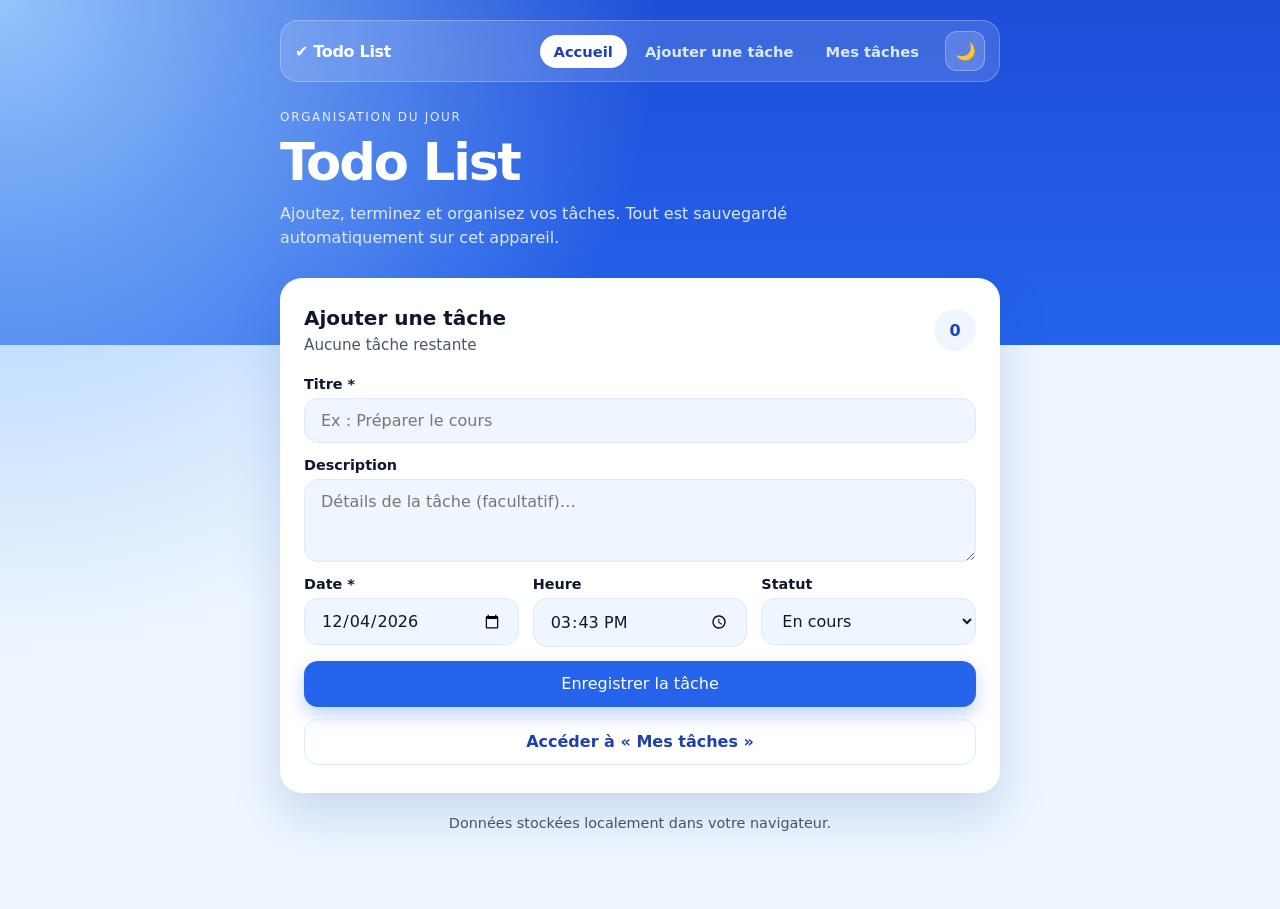
<file: index.html>
<!DOCTYPE html>
<html lang="fr">
  <head>
    <meta charset="UTF-8" />
    <meta name="viewport" content="width=device-width, initial-scale=1.0" />
    <title>Todo List – Accueil</title>
    <meta
      name="description"
      content="Application de liste de tâches moderne, responsive, avec sauvegarde locale."
    />
    <link rel="stylesheet" href="style.css" />
    <script src="script.js" defer></script>
  </head>
  <body data-page="home">
    <div class="page">
      <nav class="topbar" aria-label="Navigation principale">
        <a class="brand" href="index.html">✔ Todo List</a>
        <div class="nav-links">
          <a href="index.html" class="active" aria-current="page">Accueil</a>
          <a href="index.html#ajouter">Ajouter une tâche</a>
          <a href="mes-taches.html">Mes tâches</a>
        </div>
        <button
          type="button"
          class="theme-toggle"
          id="theme-toggle"
          aria-label="Basculer entre mode clair et sombre"
          title="Mode clair / sombre"
        >
          🌙
        </button>
      </nav>

      <header class="hero">
        <p class="eyebrow">Organisation du jour</p>
        <h1>Todo List</h1>
        <p class="subtitle">
          Ajoutez, terminez et organisez vos tâches. Tout est sauvegardé
          automatiquement sur cet appareil.
        </p>
      </header>

      <main class="card" id="ajouter" aria-labelledby="app-title">
        <div class="card-header">
          <div>
            <h2 id="app-title">Ajouter une tâche</h2>
            <p id="remaining" class="remaining" aria-live="polite">
              0 tâche restante
            </p>
          </div>
          <span class="badge" id="total-badge" title="Nombre total de tâches">0</span>
        </div>

        <div id="confirmation" class="alert" role="status" hidden>
          <span>✅ Tâche enregistrée avec succès !</span>
          <a href="mes-taches.html" class="btn btn-small">Voir mes tâches →</a>
        </div>

        <form id="todo-form" class="todo-form" autocomplete="off" novalidate>
          <div class="field">
            <label for="todo-input">Titre *</label>
            <input
              id="todo-input"
              name="title"
              type="text"
              maxlength="120"
              placeholder="Ex : Préparer le cours"
              required
            />
            <small class="error" id="title-error" hidden>Le titre est obligatoire.</small>
          </div>

          <div class="field">
            <label for="todo-description">Description</label>
            <textarea
              id="todo-description"
              name="description"
              rows="3"
              maxlength="500"
              placeholder="Détails de la tâche (facultatif)…"
            ></textarea>
          </div>

          <div class="form-row">
            <div class="field">
              <label for="todo-date">Date *</label>
              <input id="todo-date" name="date" type="date" required />
              <small class="error" id="date-error" hidden>Choisissez une date.</small>
            </div>
            <div class="field">
              <label for="todo-time">Heure</label>
              <input id="todo-time" name="time" type="time" />
            </div>
            <div class="field">
              <label for="todo-status">Statut</label>
              <select id="todo-status" name="status">
                <option value="en-cours">En cours</option>
                <option value="terminee">Terminée</option>
              </select>
            </div>
          </div>

          <button type="submit" class="btn btn-primary">Enregistrer la tâche</button>
        </form>

        <a href="mes-taches.html" class="btn btn-outline btn-block">Accéder à « Mes tâches »</a>
      </main>

      <footer class="footer">
        <p>Données stockées localement dans votre navigateur.</p>
      </footer>
    </div>
  </body>
</html>
</file>
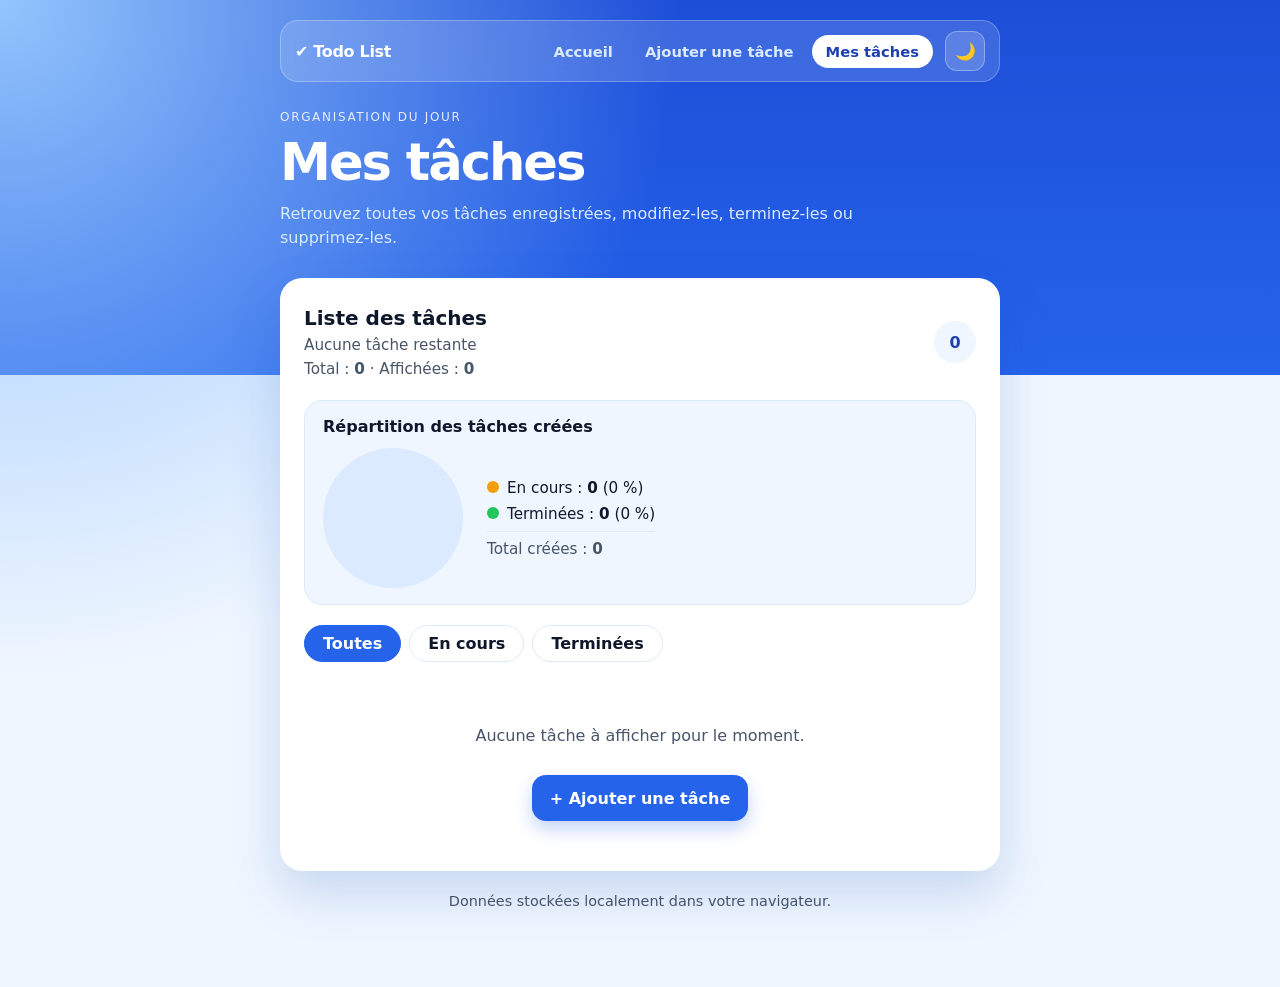
<file: mes-taches.html>
<!DOCTYPE html>
<html lang="fr">
  <head>
    <meta charset="UTF-8" />
    <meta name="viewport" content="width=device-width, initial-scale=1.0" />
    <title>Todo List – Mes tâches</title>
    <meta
      name="description"
      content="Consultez, modifiez, filtrez et supprimez vos tâches enregistrées."
    />
    <link rel="stylesheet" href="style.css" />
    <script src="script.js" defer></script>
  </head>
  <body data-page="tasks">
    <div class="page">
      <nav class="topbar" aria-label="Navigation principale">
        <a class="brand" href="index.html">✔ Todo List</a>
        <div class="nav-links">
          <a href="index.html">Accueil</a>
          <a href="index.html#ajouter">Ajouter une tâche</a>
          <a href="mes-taches.html" class="active" aria-current="page">Mes tâches</a>
        </div>
        <button
          type="button"
          class="theme-toggle"
          id="theme-toggle"
          aria-label="Basculer entre mode clair et sombre"
          title="Mode clair / sombre"
        >
          🌙
        </button>
      </nav>

      <header class="hero">
        <p class="eyebrow">Organisation du jour</p>
        <h1>Mes tâches</h1>
        <p class="subtitle">
          Retrouvez toutes vos tâches enregistrées, modifiez-les, terminez-les
          ou supprimez-les.
        </p>
      </header>

      <main class="card" aria-labelledby="app-title">
        <div class="card-header">
          <div>
            <h2 id="app-title">Liste des tâches</h2>
            <p id="remaining" class="remaining" aria-live="polite">
              0 tâche restante
            </p>
            <p class="remaining">
              Total : <strong id="total-count">0</strong> ·
              Affichées : <strong id="visible-count">0</strong>
            </p>
          </div>
          <span class="badge" id="total-badge" title="Nombre total de tâches">0</span>
        </div>

        <section class="chart-box" aria-labelledby="chart-title">
          <h3 id="chart-title" class="chart-title">Répartition des tâches créées</h3>
          <div class="chart-content">
            <div class="pie empty" id="pie" role="img" aria-label="Diagramme circulaire : aucune tâche"></div>
            <ul class="legend">
              <li><span class="dot dot-progress"></span>En cours : <strong id="count-progress">0</strong> (<span id="pct-progress">0</span> %)</li>
              <li><span class="dot dot-done"></span>Terminées : <strong id="count-done">0</strong> (<span id="pct-done">0</span> %)</li>
              <li class="legend-total">Total créées : <strong id="count-total">0</strong></li>
            </ul>
          </div>
        </section>

        <div class="filters" role="group" aria-label="Filtrer les tâches">
          <button type="button" class="chip active" data-filter="all">Toutes</button>
          <button type="button" class="chip" data-filter="en-cours">En cours</button>
          <button type="button" class="chip" data-filter="terminee">Terminées</button>
        </div>

        <ul id="todo-list" class="todo-list" aria-label="Liste des tâches"></ul>
        <div id="empty-state" class="empty-state" hidden>
          <p>Aucune tâche à afficher pour le moment.</p>
          <a href="index.html#ajouter" class="btn btn-primary">+ Ajouter une tâche</a>
        </div>
      </main>

      <footer class="footer">
        <p>Données stockées localement dans votre navigateur.</p>
      </footer>
    </div>

    <!-- Modification -->
    <dialog id="edit-dialog" class="dialog" aria-labelledby="edit-heading">
      <form id="edit-form" novalidate>
        <h2 id="edit-heading">Modifier la tâche</h2>
        <div class="field">
          <label for="edit-title">Titre *</label>
          <input id="edit-title" type="text" maxlength="120" required />
          <small class="error" id="edit-title-error" hidden>Le titre est obligatoire.</small>
        </div>
        <div class="field">
          <label for="edit-description">Description</label>
          <textarea id="edit-description" rows="3" maxlength="500"></textarea>
        </div>
        <div class="form-row">
          <div class="field">
            <label for="edit-date">Date *</label>
            <input id="edit-date" type="date" required />
            <small class="error" id="edit-date-error" hidden>Choisissez une date.</small>
          </div>
          <div class="field">
            <label for="edit-time">Heure</label>
            <input id="edit-time" type="time" />
          </div>
          <div class="field">
            <label for="edit-status">Statut</label>
            <select id="edit-status">
              <option value="en-cours">En cours</option>
              <option value="terminee">Terminée</option>
            </select>
          </div>
        </div>
        <div class="dialog-actions">
          <button type="button" class="btn btn-outline" id="edit-cancel">Annuler</button>
          <button type="submit" class="btn btn-primary">Enregistrer</button>
        </div>
      </form>
    </dialog>

    <!-- Confirmation de suppression -->
    <dialog id="delete-dialog" class="dialog dialog-small" aria-labelledby="delete-heading">
      <h2 id="delete-heading">Supprimer la tâche ?</h2>
      <p class="remaining">« <span id="delete-name"></span> » sera définitivement supprimée.</p>
      <div class="dialog-actions">
        <button type="button" class="btn btn-outline" id="delete-cancel">Annuler</button>
        <button type="button" class="btn btn-danger" id="delete-confirm">Supprimer</button>
      </div>
    </dialog>
  </body>
</html>
</file>
<file: style.css>
:root {
  --blue-950: #0b1f44;
  --blue-800: #1e40af;
  --blue-600: #2563eb;
  --blue-500: #3b82f6;
  --blue-100: #dbeafe;
  --blue-50: #eff6ff;
  --white: #ffffff;
  --text: #0f172a;
  --muted: #475569;
  --danger: #dc2626;
  --danger-soft: #fee2e2;
  --success: #15803d;
  --success-soft: #dcfce7;
  --warning: #b45309;
  --warning-soft: #fef3c7;
  --shadow: 0 22px 50px rgba(15, 76, 170, 0.18);
  --radius: 22px;

  /* Variables sémantiques (changent selon le thème) */
  --surface: #ffffff;
  --surface-soft: var(--blue-50);
  --border: var(--blue-100);
  --done-text: #64748b;
  --body-bg:
    radial-gradient(circle at top left, #93c5fd 0%, transparent 42%),
    linear-gradient(180deg, #1d4ed8 0%, #2563eb 38%, #eff6ff 38%);
}

:root[data-theme="dark"] {
  --text: #e6edfb;
  --muted: #9db0d3;
  --surface: #0f1b36;
  --surface-soft: #14264a;
  --border: #22396b;
  --done-text: #7b8db3;
  --danger-soft: #3b1418;
  --success: #4ade80;
  --success-soft: #11301f;
  --warning: #fbbf24;
  --warning-soft: #3a2c0c;
  --shadow: 0 22px 50px rgba(0, 0, 0, 0.5);
  --body-bg:
    radial-gradient(circle at top left, #1e3a8a 0%, transparent 42%),
    linear-gradient(180deg, #0b1f44 0%, #13306b 38%, #0a1224 38%);
}

*,
*::before,
*::after {
  box-sizing: border-box;
}

html,
body {
  margin: 0;
  min-height: 100%;
}

html {
  scroll-behavior: smooth;
}

body {
  font-family: "Segoe UI", Inter, system-ui, -apple-system, sans-serif;
  color: var(--text);
  background: var(--body-bg);
  min-height: 100vh;
  transition: color 0.3s ease;
}

a {
  color: inherit;
  text-decoration: none;
}

.page {
  width: min(720px, calc(100% - 32px));
  margin: 0 auto;
  padding: 20px 0 64px;
}

/* ---------- Navigation ---------- */
.topbar {
  display: flex;
  align-items: center;
  gap: 12px;
  flex-wrap: wrap;
  padding: 10px 14px;
  margin-bottom: 28px;
  border-radius: 18px;
  background: rgba(255, 255, 255, 0.14);
  border: 1px solid rgba(255, 255, 255, 0.25);
  backdrop-filter: blur(8px);
  color: var(--white);
}

.brand {
  font-weight: 800;
  letter-spacing: -0.02em;
  margin-right: auto;
}

.nav-links {
  display: flex;
  gap: 4px;
  flex-wrap: wrap;
}

.nav-links a {
  padding: 8px 14px;
  border-radius: 999px;
  font-size: 0.92rem;
  font-weight: 600;
  color: var(--blue-100);
  transition: background 0.2s ease, color 0.2s ease;
}

.nav-links a:hover {
  background: rgba(255, 255, 255, 0.18);
  color: var(--white);
}

.nav-links a.active {
  background: var(--white);
  color: var(--blue-800);
}

.theme-toggle {
  width: 40px;
  height: 40px;
  border-radius: 12px;
  border: 1px solid rgba(255, 255, 255, 0.3);
  background: rgba(255, 255, 255, 0.16);
  font-size: 1.05rem;
  cursor: pointer;
  transition: transform 0.2s ease, background 0.2s ease;
}

.theme-toggle:hover {
  transform: rotate(15deg) scale(1.08);
  background: rgba(255, 255, 255, 0.28);
}

/* ---------- En-tête ---------- */
.hero {
  color: var(--white);
  margin-bottom: 28px;
  animation: slideUp 0.5s ease both;
}

.eyebrow {
  margin: 0 0 8px;
  letter-spacing: 0.14em;
  text-transform: uppercase;
  font-size: 0.75rem;
  opacity: 0.85;
}

.hero h1 {
  margin: 0 0 10px;
  font-size: clamp(2rem, 5vw, 3.2rem);
  letter-spacing: -0.04em;
}

.subtitle {
  margin: 0;
  max-width: 38rem;
  color: var(--blue-100);
  line-height: 1.5;
}

/* ---------- Carte ---------- */
.card {
  background: var(--surface);
  border-radius: var(--radius);
  box-shadow: var(--shadow);
  padding: 28px 24px;
  animation: slideUp 0.6s ease 0.08s both;
  transition: background 0.3s ease;
  scroll-margin-top: 16px;
}

.card-header {
  display: flex;
  align-items: center;
  justify-content: space-between;
  gap: 16px;
  margin-bottom: 22px;
}

.card-header h2 {
  margin: 0;
  font-size: 1.25rem;
}

.remaining {
  margin: 6px 0 0;
  color: var(--muted);
  font-size: 0.95rem;
}

.badge {
  min-width: 42px;
  height: 42px;
  padding: 0 10px;
  border-radius: 999px;
  display: grid;
  place-items: center;
  background: var(--surface-soft);
  color: var(--blue-500);
  font-weight: 700;
}

:root:not([data-theme="dark"]) .badge {
  color: var(--blue-800);
}

/* ---------- Boutons ---------- */
.btn,
.todo-form button {
  font: inherit;
  cursor: pointer;
  border: 0;
}

.btn {
  display: inline-flex;
  align-items: center;
  justify-content: center;
  gap: 6px;
  height: 46px;
  padding: 0 18px;
  border-radius: 14px;
  font-weight: 700;
  transition: transform 0.15s ease, background 0.15s ease, box-shadow 0.2s ease;
}

.btn:hover {
  transform: translateY(-2px);
}

.btn:active {
  transform: translateY(1px);
}

.btn-primary {
  background: var(--blue-600);
  color: var(--white);
  box-shadow: 0 8px 18px rgba(37, 99, 235, 0.28);
}

.btn-primary:hover {
  background: var(--blue-800);
}

.btn-outline {
  background: transparent;
  color: var(--blue-500);
  border: 1.5px solid var(--border);
}

:root:not([data-theme="dark"]) .btn-outline {
  color: var(--blue-800);
}

.btn-outline:hover {
  background: var(--surface-soft);
}

.btn-danger {
  background: var(--danger);
  color: var(--white);
}

.btn-small {
  height: 36px;
  padding: 0 14px;
  font-size: 0.88rem;
  background: var(--blue-600);
  color: var(--white);
}

.btn-block {
  width: 100%;
  margin-top: 12px;
}

/* ---------- Formulaires ---------- */
.todo-form {
  display: flex;
  flex-direction: column;
  gap: 14px;
}

.field {
  display: flex;
  flex-direction: column;
  gap: 6px;
  flex: 1;
  min-width: 0;
}

.field label {
  font-weight: 600;
  font-size: 0.9rem;
}

.form-row {
  display: flex;
  gap: 14px;
}

.todo-form input,
.todo-form textarea,
.todo-form select,
.dialog input,
.dialog textarea,
.dialog select {
  width: 100%;
  min-width: 0;
  border: 1.5px solid var(--border);
  border-radius: 14px;
  padding: 12px 16px;
  font: inherit;
  color: var(--text);
  background: var(--surface-soft);
  transition: border-color 0.2s ease, background 0.2s ease, box-shadow 0.2s ease;
}

textarea {
  resize: vertical;
}

.todo-form input:focus,
.todo-form textarea:focus,
.todo-form select:focus,
.dialog input:focus,
.dialog textarea:focus,
.dialog select:focus {
  outline: 3px solid rgba(37, 99, 235, 0.22);
  border-color: var(--blue-500);
  background: var(--surface);
}

input.invalid {
  border-color: var(--danger) !important;
}

.error {
  color: var(--danger);
  font-size: 0.82rem;
}

.error[hidden],
.alert[hidden],
.empty-state[hidden] {
  display: none;
}

.alert {
  display: flex;
  align-items: center;
  justify-content: space-between;
  gap: 12px;
  flex-wrap: wrap;
  margin-bottom: 18px;
  padding: 12px 16px;
  border-radius: 14px;
  background: var(--success-soft);
  color: var(--success);
  border: 1px solid var(--success);
  font-weight: 600;
  animation: pop 0.35s ease;
}

/* ---------- Diagramme circulaire ---------- */
.chart-box {
  margin-bottom: 20px;
  padding: 16px 18px;
  border: 1px solid var(--border);
  border-radius: 18px;
  background: var(--surface-soft);
}

.chart-title {
  margin: 0 0 12px;
  font-size: 1rem;
}

.chart-content {
  display: flex;
  align-items: center;
  gap: 24px;
  flex-wrap: wrap;
}

.pie {
  --p: 0;
  width: 140px;
  height: 140px;
  flex-shrink: 0;
  border-radius: 50%;
  background: conic-gradient(#f59e0b 0 calc(var(--p) * 1%), #22c55e 0);
  box-shadow: 0 8px 20px rgba(37, 99, 235, 0.18);
  transition: background 0.4s ease;
}

.pie.empty {
  background: var(--border);
  box-shadow: none;
}

.legend {
  list-style: none;
  margin: 0;
  padding: 0;
  display: grid;
  gap: 8px;
  font-size: 0.95rem;
}

.legend .dot {
  display: inline-block;
  width: 12px;
  height: 12px;
  margin-right: 8px;
  border-radius: 50%;
}

.dot-progress { background: #f59e0b; }
.dot-done { background: #22c55e; }

.legend-total {
  padding-top: 8px;
  border-top: 1px solid var(--border);
  color: var(--muted);
}

/* ---------- Filtres ---------- */
.filters {
  display: flex;
  gap: 8px;
  flex-wrap: wrap;
  margin-bottom: 18px;
}

.chip {
  font: inherit;
  font-weight: 600;
  padding: 8px 18px;
  border-radius: 999px;
  border: 1.5px solid var(--border);
  background: var(--surface);
  color: var(--text);
  cursor: pointer;
  transition: all 0.2s ease;
}

.chip:hover {
  border-color: var(--blue-500);
}

.chip.active {
  background: var(--blue-600);
  border-color: var(--blue-600);
  color: var(--white);
}

/* ---------- Liste de tâches ---------- */
.todo-list {
  list-style: none;
  margin: 0;
  padding: 0;
  display: grid;
  gap: 12px;
}

.todo-item {
  display: flex;
  align-items: flex-start;
  gap: 12px;
  padding: 14px 16px;
  border: 1px solid var(--border);
  border-left: 5px solid var(--warning);
  border-radius: 16px;
  background: var(--surface);
  animation: slideUp 0.4s ease both;
  transition: transform 0.2s ease, box-shadow 0.2s ease;
}

.todo-item:hover {
  transform: translateY(-2px);
  box-shadow: 0 10px 24px rgba(37, 99, 235, 0.12);
}

.todo-item.completed {
  border-left-color: var(--success);
}

.todo-item.completed .todo-text {
  text-decoration: line-through;
  color: var(--done-text);
}

.todo-item input[type="checkbox"] {
  width: 20px;
  height: 20px;
  margin-top: 3px;
  accent-color: var(--blue-600);
  cursor: pointer;
  flex-shrink: 0;
}

.todo-body {
  flex: 1;
  min-width: 0;
  display: grid;
  gap: 6px;
}

.todo-text {
  margin: 0;
  font-size: 1.02rem;
  word-break: break-word;
  line-height: 1.4;
}

.todo-desc {
  margin: 0;
  color: var(--muted);
  font-size: 0.92rem;
  line-height: 1.45;
  word-break: break-word;
}

.todo-meta {
  display: flex;
  align-items: center;
  flex-wrap: wrap;
  gap: 10px;
  font-size: 0.85rem;
  color: var(--muted);
}

.status-badge {
  padding: 3px 11px;
  border-radius: 999px;
  font-size: 0.76rem;
  font-weight: 700;
  background: var(--warning-soft);
  color: var(--warning);
}

.todo-item.completed .status-badge {
  background: var(--success-soft);
  color: var(--success);
}

.todo-actions {
  display: flex;
  gap: 6px;
}

.todo-actions button {
  width: 38px;
  height: 38px;
  border: 0;
  border-radius: 12px;
  background: var(--surface-soft);
  font-size: 1rem;
  line-height: 1;
  cursor: pointer;
  transition: transform 0.15s ease, background 0.15s ease;
}

.todo-actions button:hover {
  transform: scale(1.08);
}

.delete-btn {
  background: var(--danger-soft) !important;
  color: var(--danger);
}

.delete-btn:hover {
  background: #fecaca !important;
}

:root[data-theme="dark"] .delete-btn:hover {
  background: #5a1b21 !important;
}

.empty-state {
  margin: 8px 0 0;
  padding: 22px 8px;
  text-align: center;
  color: var(--muted);
  display: grid;
  gap: 14px;
  justify-items: center;
}

/* ---------- Dialogues ---------- */
.dialog {
  margin: auto;
  width: min(520px, calc(100% - 24px));
  padding: 24px;
  border: 1px solid var(--border);
  border-radius: var(--radius);
  background: var(--surface);
  color: var(--text);
  box-shadow: var(--shadow);
}

.dialog[open] {
  animation: pop 0.25s ease;
}

.dialog::backdrop {
  background: rgba(8, 15, 35, 0.6);
  backdrop-filter: blur(3px);
}

.dialog h2 {
  margin: 0 0 14px;
  font-size: 1.2rem;
}

.dialog form {
  display: flex;
  flex-direction: column;
  gap: 14px;
}

.dialog-small {
  width: min(400px, calc(100% - 24px));
}

.dialog-actions {
  display: flex;
  justify-content: flex-end;
  gap: 10px;
  margin-top: 16px;
}

/* ---------- Pied de page ---------- */
.footer {
  margin-top: 22px;
  text-align: center;
  color: var(--muted);
  font-size: 0.9rem;
}

:root:not([data-theme="dark"]) .footer {
  color: var(--muted);
}

.sr-only {
  position: absolute;
  width: 1px;
  height: 1px;
  padding: 0;
  margin: -1px;
  overflow: hidden;
  clip: rect(0, 0, 0, 0);
  white-space: nowrap;
  border: 0;
}

/* ---------- Animations ---------- */
@keyframes slideUp {
  from { opacity: 0; transform: translateY(14px); }
  to { opacity: 1; transform: none; }
}

@keyframes pop {
  from { opacity: 0; transform: scale(0.96); }
  to { opacity: 1; transform: none; }
}

@media (prefers-reduced-motion: reduce) {
  *,
  *::before,
  *::after {
    animation: none !important;
    transition: none !important;
  }
}

/* ---------- Responsive ---------- */
@media (max-width: 640px) {
  .page {
    width: min(100% - 20px, 720px);
    padding-top: 12px;
  }

  .card {
    padding: 20px 16px;
  }

  .topbar {
    padding: 10px;
  }

  .brand {
    width: 100%;
    margin-right: 0;
  }

  .nav-links {
    order: 3;
    width: 100%;
  }

  .theme-toggle {
    position: absolute;
    top: 22px;
    right: 18px;
  }

  .topbar {
    position: relative;
  }

  .form-row {
    flex-direction: column;
  }

  .todo-form .btn {
    width: 100%;
  }

  .todo-item {
    flex-wrap: wrap;
  }

  .todo-actions {
    width: 100%;
    justify-content: flex-end;
  }
}
</file>
